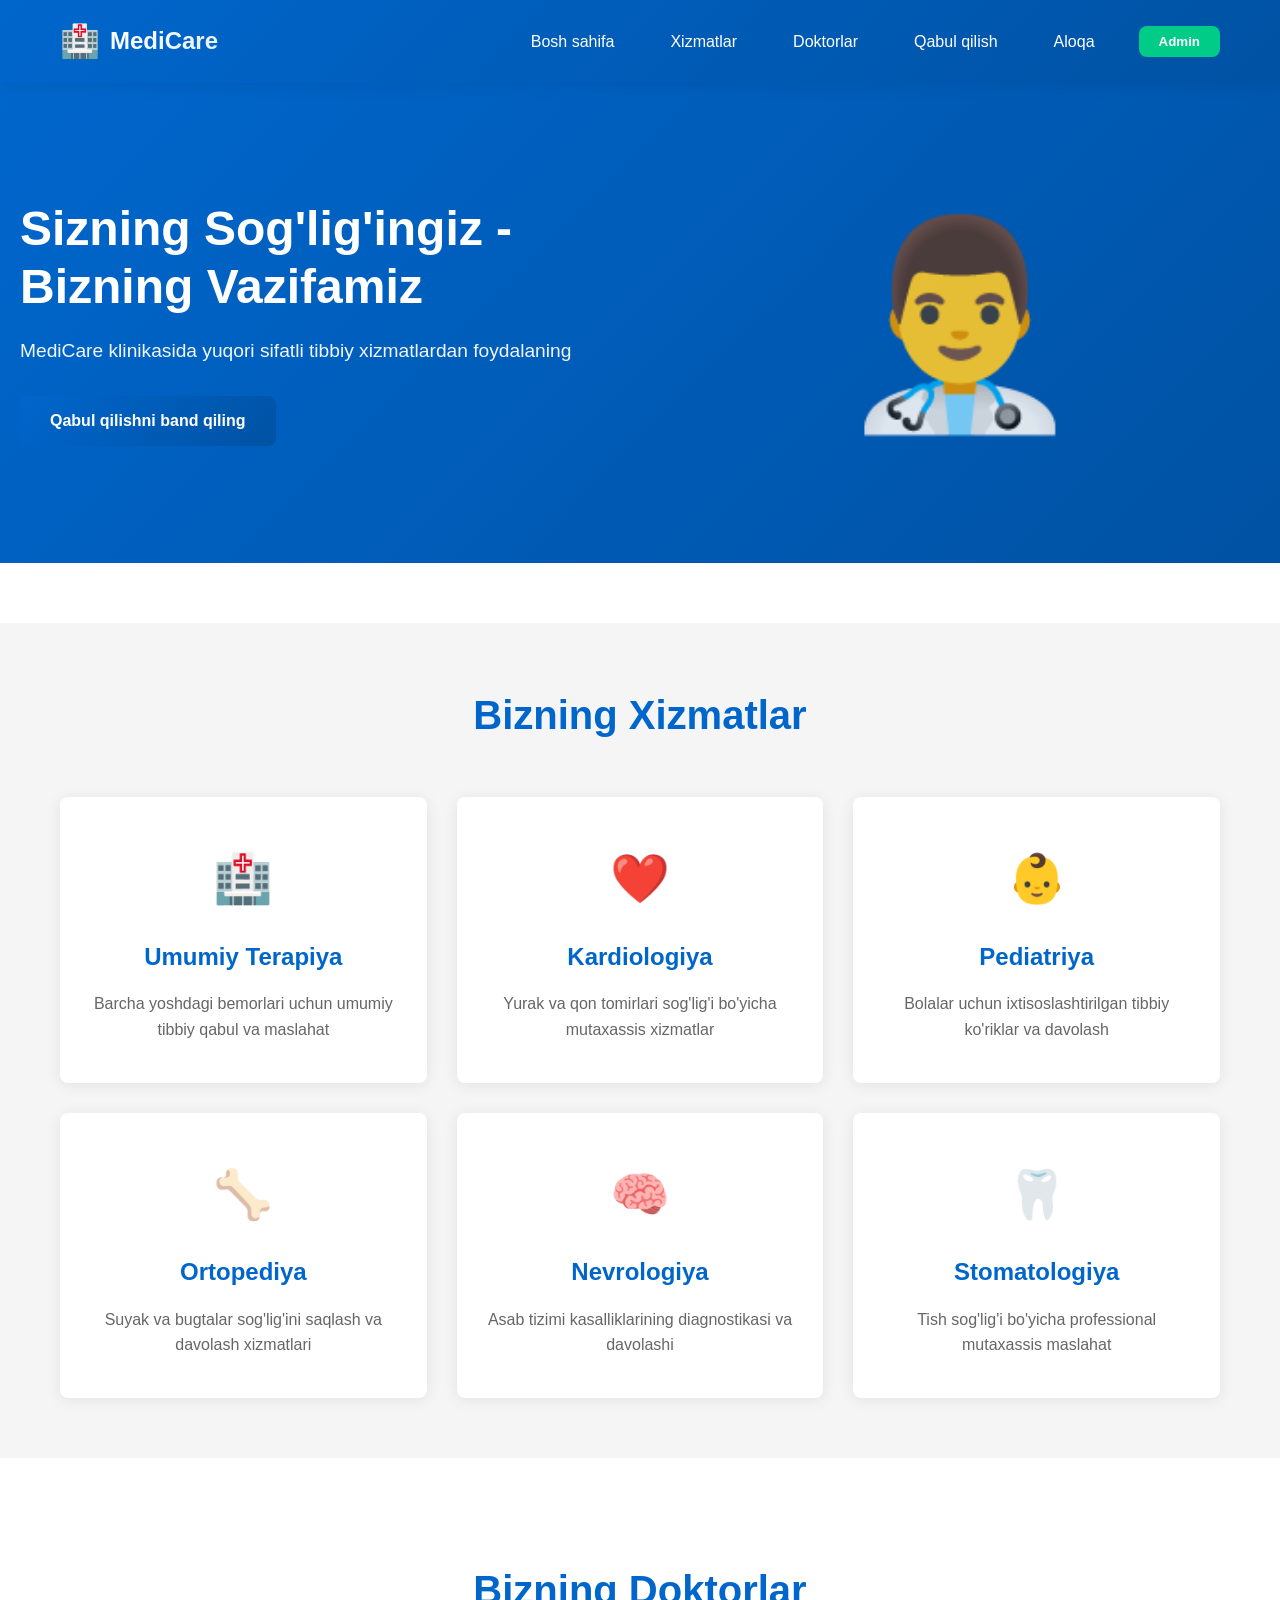
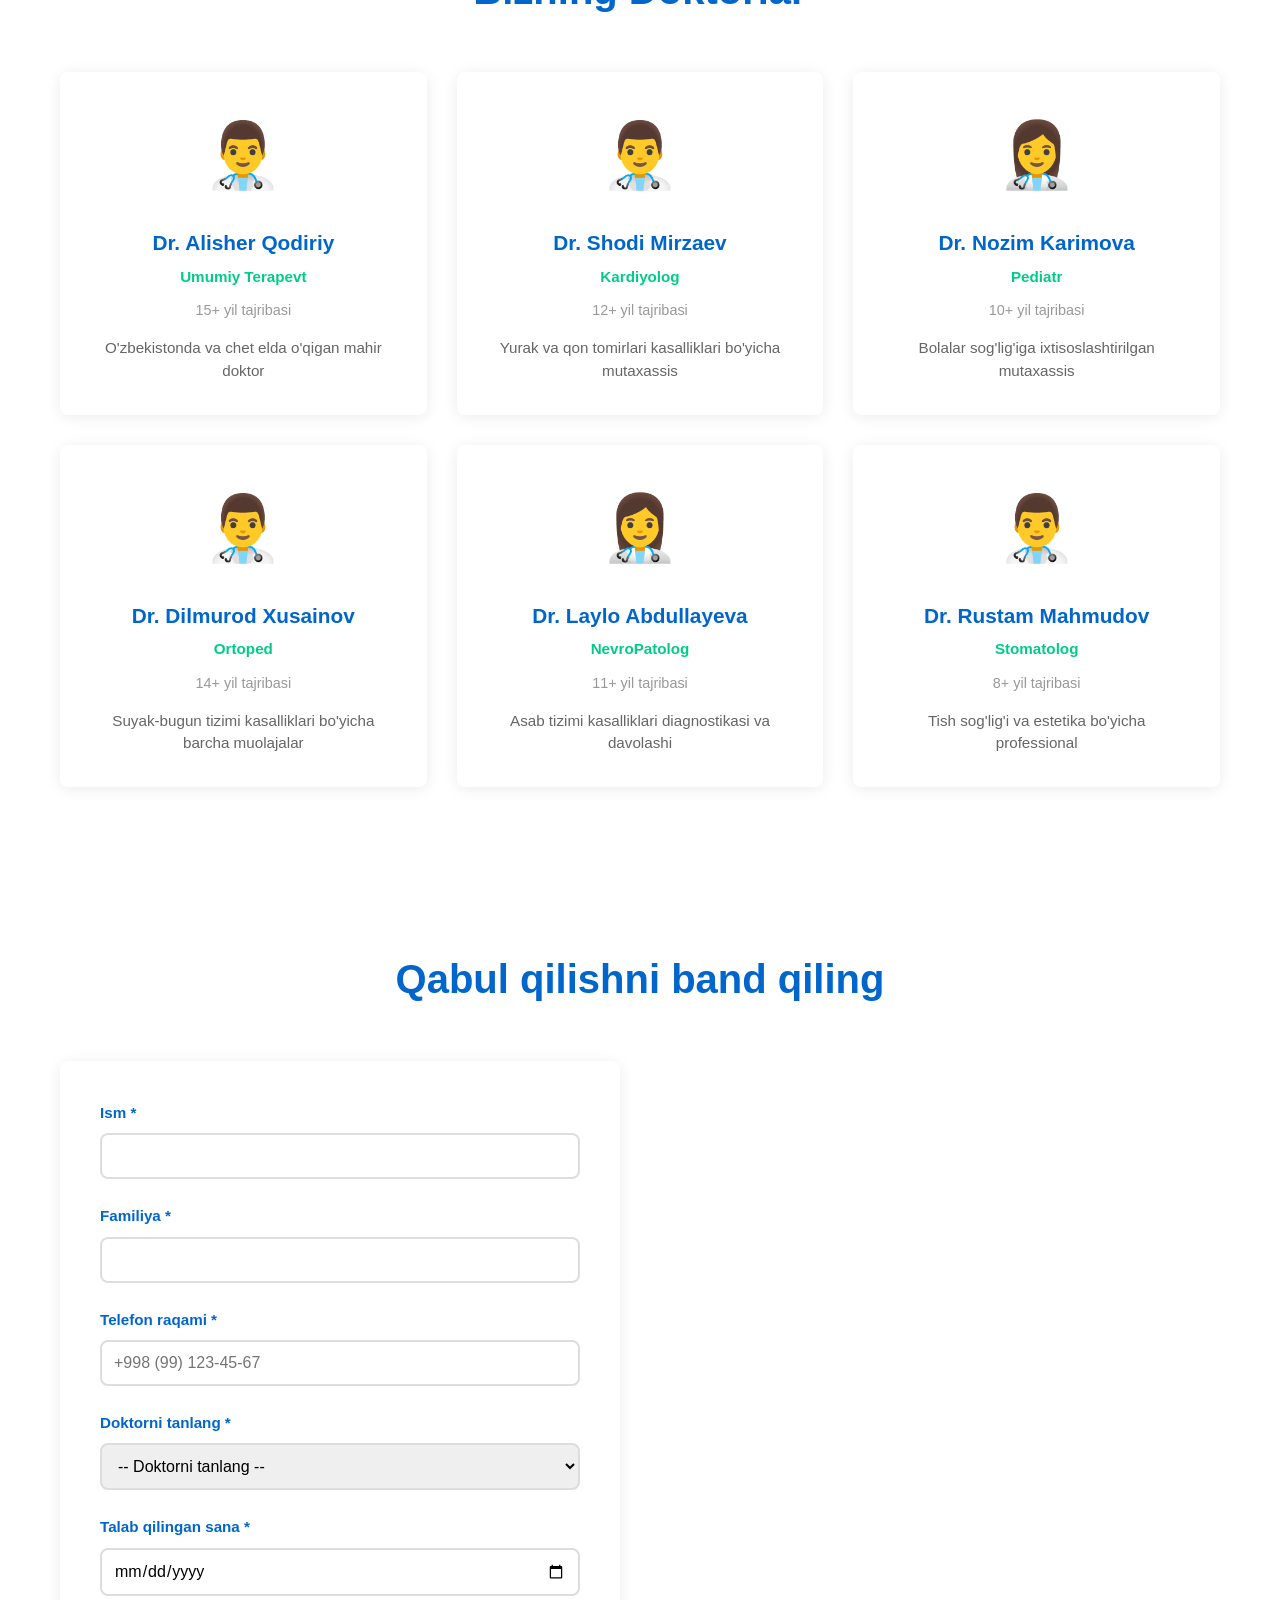
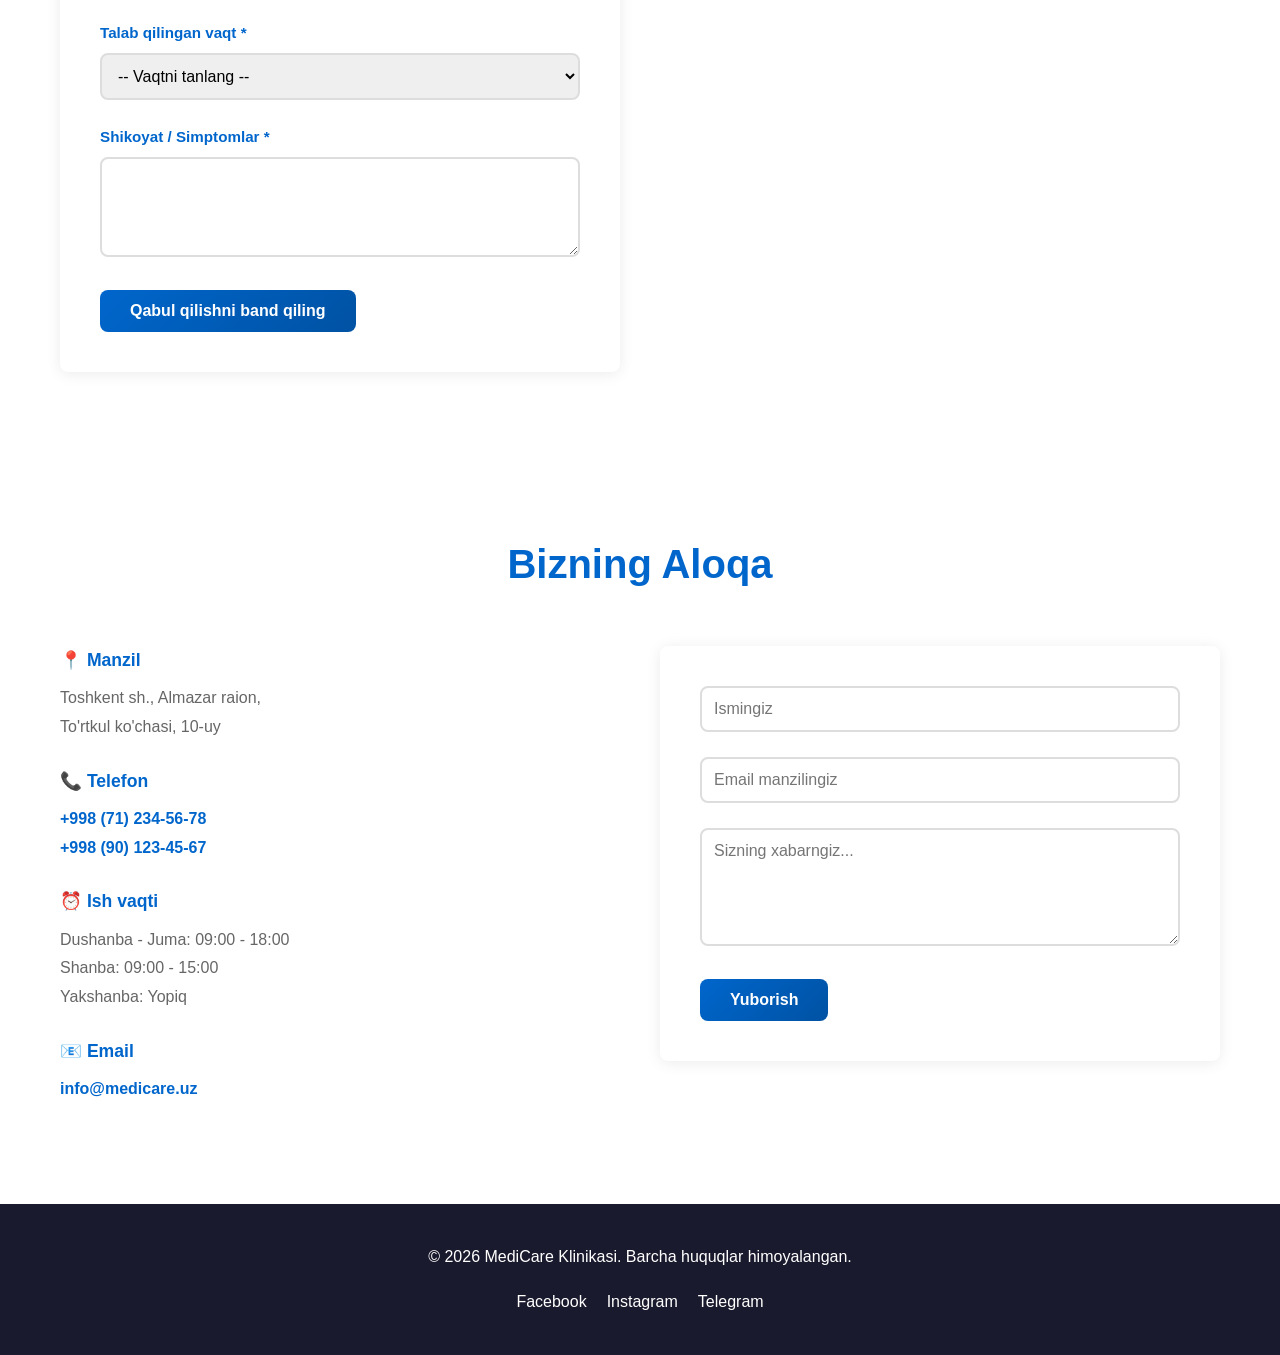
<file: index.html>
<!DOCTYPE html>
<html lang="uz">
<head>
    <meta charset="UTF-8">
    <meta name="viewport" content="width=device-width, initial-scale=1.0">
    <title>MediCare Klinikasi - Sog'lik Xizmatlari</title>
    <link rel="stylesheet" href="styles.css">
</head>
<body>
    <!-- Navbar -->
    <nav class="navbar">
        <div class="navbar-container">
            <div class="logo">
                <span class="logo-icon">🏥</span>
                <span class="logo-text">MediCare</span>
            </div>
            <ul class="nav-links">
                <li><a href="#home" class="nav-link">Bosh sahifa</a></li>
                <li><a href="#services" class="nav-link">Xizmatlar</a></li>
                <li><a href="#doctors" class="nav-link">Doktorlar</a></li>
                <li><a href="#appointment" class="nav-link">Qabul qilish</a></li>
                <li><a href="#contact" class="nav-link">Aloqa</a></li>
                <li><button class="admin-btn" id="adminLoginBtn">Admin</button></li>
            </ul>
            <div class="hamburger" id="hamburger">
                <span></span>
                <span></span>
                <span></span>
            </div>
        </div>
    </nav>

    <!-- Home Section -->
    <section id="home" class="hero-section">
        <div class="hero-content">
            <h1 class="hero-title">Sizning Sog'lig'ingiz - Bizning Vazifamiz</h1>
            <p class="hero-subtitle">MediCare klinikasida yuqori sifatli tibbiy xizmatlardan foydalaning</p>
            <a href="#appointment" class="btn btn-primary">Qabul qilishni band qiling</a>
        </div>
        <div class="hero-image">
            <div class="hero-icon">👨‍⚕️</div>
        </div>
    </section>

    <!-- Services Section -->
    <section id="services" class="services-section">
        <div class="container">
            <h2 class="section-title">Bizning Xizmatlar</h2>
            <div class="services-grid">
                <!-- Service 1 -->
                <div class="service-card">
                    <div class="service-icon">🏥</div>
                    <h3>Umumiy Terapiya</h3>
                    <p>Barcha yoshdagi bemorlari uchun umumiy tibbiy qabul va maslahat</p>
                </div>

                <!-- Service 2 -->
                <div class="service-card">
                    <div class="service-icon">❤️</div>
                    <h3>Kardiologiya</h3>
                    <p>Yurak va qon tomirlari sog'lig'i bo'yicha mutaxassis xizmatlar</p>
                </div>

                <!-- Service 3 -->
                <div class="service-card">
                    <div class="service-icon">👶</div>
                    <h3>Pediatriya</h3>
                    <p>Bolalar uchun ixtisoslashtirilgan tibbiy ko'riklar va davolash</p>
                </div>

                <!-- Service 4 -->
                <div class="service-card">
                    <div class="service-icon">🦴</div>
                    <h3>Ortopediya</h3>
                    <p>Suyak va bugtalar sog'lig'ini saqlash va davolash xizmatlari</p>
                </div>

                <!-- Service 5 -->
                <div class="service-card">
                    <div class="service-icon">🧠</div>
                    <h3>Nevrologiya</h3>
                    <p>Asab tizimi kasalliklarining diagnostikasi va davolashi</p>
                </div>

                <!-- Service 6 -->
                <div class="service-card">
                    <div class="service-icon">🦷</div>
                    <h3>Stomatologiya</h3>
                    <p>Tish sog'lig'i bo'yicha professional mutaxassis maslahat</p>
                </div>
            </div>
        </div>
    </section>

    <!-- Doctors Section -->
    <section id="doctors" class="doctors-section">
        <div class="container">
            <h2 class="section-title">Bizning Doktorlar</h2>
            <div class="doctors-grid">
                <!-- Doctor 1 -->
                <div class="doctor-card">
                    <div class="doctor-avatar">👨‍⚕️</div>
                    <h3>Dr. Alisher Qodiriy</h3>
                    <p class="doctor-specialty">Umumiy Terapevt</p>
                    <p class="doctor-experience">15+ yil tajribasi</p>
                    <p class="doctor-bio">O'zbekistonda va chet elda o'qigan mahir doktor</p>
                </div>

                <!-- Doctor 2 -->
                <div class="doctor-card">
                    <div class="doctor-avatar">👨‍⚕️</div>
                    <h3>Dr. Shodi Mirzaev</h3>
                    <p class="doctor-specialty">Kardiyolog</p>
                    <p class="doctor-experience">12+ yil tajribasi</p>
                    <p class="doctor-bio">Yurak va qon tomirlari kasalliklari bo'yicha mutaxassis</p>
                </div>

                <!-- Doctor 3 -->
                <div class="doctor-card">
                    <div class="doctor-avatar">👩‍⚕️</div>
                    <h3>Dr. Nozim Karimova</h3>
                    <p class="doctor-specialty">Pediatr</p>
                    <p class="doctor-experience">10+ yil tajribasi</p>
                    <p class="doctor-bio">Bolalar sog'lig'iga ixtisoslashtirilgan mutaxassis</p>
                </div>

                <!-- Doctor 4 -->
                <div class="doctor-card">
                    <div class="doctor-avatar">👨‍⚕️</div>
                    <h3>Dr. Dilmurod Xusainov</h3>
                    <p class="doctor-specialty">Ortoped</p>
                    <p class="doctor-experience">14+ yil tajribasi</p>
                    <p class="doctor-bio">Suyak-bugun tizimi kasalliklari bo'yicha barcha muolajalar</p>
                </div>

                <!-- Doctor 5 -->
                <div class="doctor-card">
                    <div class="doctor-avatar">👩‍⚕️</div>
                    <h3>Dr. Laylo Abdullayeva</h3>
                    <p class="doctor-specialty">NevroPatolog</p>
                    <p class="doctor-experience">11+ yil tajribasi</p>
                    <p class="doctor-bio">Asab tizimi kasalliklari diagnostikasi va davolashi</p>
                </div>

                <!-- Doctor 6 -->
                <div class="doctor-card">
                    <div class="doctor-avatar">👨‍⚕️</div>
                    <h3>Dr. Rustam Mahmudov</h3>
                    <p class="doctor-specialty">Stomatolog</p>
                    <p class="doctor-experience">8+ yil tajribasi</p>
                    <p class="doctor-bio">Tish sog'lig'i va estetika bo'yicha professional</p>
                </div>
            </div>
        </div>
    </section>

    <!-- Appointment Section -->
    <section id="appointment" class="appointment-section">
        <div class="container">
            <h2 class="section-title">Qabul qilishni band qiling</h2>
            <div class="appointment-container">
                <form id="appointmentForm" class="appointment-form">
                    <div class="form-group">
                        <label for="firstName">Ism *</label>
                        <input type="text" id="firstName" name="firstName" required>
                    </div>

                    <div class="form-group">
                        <label for="lastName">Familiya *</label>
                        <input type="text" id="lastName" name="lastName" required>
                    </div>

                    <div class="form-group">
                        <label for="phone">Telefon raqami *</label>
                        <input type="tel" id="phone" name="phone" placeholder="+998 (99) 123-45-67" required>
                    </div>

                    <div class="form-group">
                        <label for="doctor">Doktorni tanlang *</label>
                        <select id="doctor" name="doctor" required>
                            <option value="">-- Doktorni tanlang --</option>
                            <option value="Dr. Alisher Qodiriy">Dr. Alisher Qodiriy - Umumiy Terapevt</option>
                            <option value="Dr. Shodi Mirzaev">Dr. Shodi Mirzaev - Kardiyolog</option>
                            <option value="Dr. Nozim Karimova">Dr. Nozim Karimova - Pediatr</option>
                            <option value="Dr. Dilmurod Xusainov">Dr. Dilmurod Xusainov - Ortoped</option>
                            <option value="Dr. Laylo Abdullayeva">Dr. Laylo Abdullayeva - Nevropatolog</option>
                            <option value="Dr. Rustam Mahmudov">Dr. Rustam Mahmudov - Stomatolog</option>
                        </select>
                    </div>

                    <div class="form-group">
                        <label for="appointmentDate">Talab qilingan sana *</label>
                        <input type="date" id="appointmentDate" name="appointmentDate" required>
                    </div>

                    <div class="form-group">
                        <label for="appointmentTime">Talab qilingan vaqt *</label>
                        <select id="appointmentTime" name="appointmentTime" required>
                            <option value="">-- Vaqtni tanlang --</option>
                            <option value="09:00">09:00</option>
                            <option value="10:00">10:00</option>
                            <option value="11:00">11:00</option>
                            <option value="12:00">12:00</option>
                            <option value="14:00">14:00</option>
                            <option value="15:00">15:00</option>
                            <option value="16:00">16:00</option>
                            <option value="17:00">17:00</option>
                        </select>
                    </div>

                    <div class="form-group">
                        <label for="symptoms">Shikoyat / Simptomlar *</label>
                        <textarea id="symptoms" name="symptoms" rows="4" required></textarea>
                    </div>

                    <button type="submit" class="btn btn-primary">Qabul qilishni band qiling</button>
                </form>

                <!-- Queue Number Display -->
                <div id="queueDisplay" class="queue-display" style="display: none;">
                    <div class="queue-card">
                        <h3>✓ Qabul Muvaffaqiyatli Band Qilindi!</h3>
                        <div class="queue-info">
                            <div class="queue-number-large" id="queueNumber"></div>
                            <p id="queueDetails"></p>
                        </div>
                        <button class="btn btn-secondary" onclick="resetForm()">Yangi Qabul</button>
                    </div>
                </div>
            </div>
        </div>
    </section>

    <!-- Contact Section -->
    <section id="contact" class="contact-section">
        <div class="container">
            <h2 class="section-title">Bizning Aloqa</h2>
            <div class="contact-container">
                <div class="contact-info">
                    <div class="contact-item">
                        <h3>📍 Manzil</h3>
                        <p>Toshkent sh., Almazar raion,<br>To'rtkul ko'chasi, 10-uy</p>
                    </div>

                    <div class="contact-item">
                        <h3>📞 Telefon</h3>
                        <p><a href="tel:+998712345678">+998 (71) 234-56-78</a></p>
                        <p><a href="tel:+998901234567">+998 (90) 123-45-67</a></p>
                    </div>

                    <div class="contact-item">
                        <h3>⏰ Ish vaqti</h3>
                        <p>Dushanba - Juma: 09:00 - 18:00<br>Shanba: 09:00 - 15:00<br>Yakshanba: Yopiq</p>
                    </div>

                    <div class="contact-item">
                        <h3>📧 Email</h3>
                        <p><a href="mailto:info@medicare.uz">info@medicare.uz</a></p>
                    </div>
                </div>

                <form id="contactForm" class="contact-form">
                    <div class="form-group">
                        <input type="text" placeholder="Ismingiz" id="contactName" required>
                    </div>
                    <div class="form-group">
                        <input type="email" placeholder="Email manzilingiz" id="contactEmail" required>
                    </div>
                    <div class="form-group">
                        <textarea placeholder="Sizning xabarngiz..." rows="5" id="contactMessage" required></textarea>
                    </div>
                    <button type="submit" class="btn btn-primary">Yuborish</button>
                </form>
            </div>
        </div>
    </section>

    <!-- Footer -->
    <footer class="footer">
        <div class="footer-content">
            <p>&copy; 2026 MediCare Klinikasi. Barcha huquqlar himoyalangan.</p>
            <div class="social-links">
                <a href="#" class="social-link">Facebook</a>
                <a href="#" class="social-link">Instagram</a>
                <a href="#" class="social-link">Telegram</a>
            </div>
        </div>
    </footer>

    <!-- Admin Login Modal -->
    <div id="adminModal" class="modal" style="display: none;">
        <div class="modal-content">
            <button class="modal-close" onclick="closeAdminModal()">&times;</button>
            <h2>Admin Paneliga kirish</h2>
            <form id="adminLoginForm" class="admin-login-form">
                <div class="form-group">
                    <label for="adminUsername">Foydalanuvchi nomi *</label>
                    <input type="text" id="adminUsername" name="adminUsername" required>
                </div>
                <div class="form-group">
                    <label for="adminPassword">Parol *</label>
                    <input type="password" id="adminPassword" name="adminPassword" required>
                </div>
                <button type="submit" class="btn btn-primary">Kirish</button>
                <p id="loginError" class="error-message" style="display: none;"></p>
            </form>
        </div>
    </div>

    <!-- Admin Panel (Hidden) -->
    <div id="adminPanel" class="admin-panel" style="display: none;">
        <nav class="admin-navbar">
            <div class="admin-nav-content">
                <h2>Admin Panel</h2>
                <button id="logoutBtn" class="btn btn-danger">Chiqish</button>
            </div>
        </nav>

        <div class="admin-container">
            <div class="admin-tabs">
                <button class="admin-tab-btn active" data-tab="appointments">Barcha Qabullar</button>
                <button class="admin-tab-btn" data-tab="statistics">Statistika</button>
            </div>

            <!-- Appointments Tab -->
            <div id="appointments-tab" class="admin-tab-content active">
                <h3>Barcha Qabullar</h3>
                <div class="table-container">
                    <table class="admin-table">
                        <thead>
                            <tr>
                                <th>Navbat Raqami</th>
                                <th>Ism</th>
                                <th>Familiya</th>
                                <th>Telefon</th>
                                <th>Doktor</th>
                                <th>Sana</th>
                                <th>Vaqt</th>
                                <th>Simptomlar</th>
                                <th>Amallar</th>
                            </tr>
                        </thead>
                        <tbody id="appointmentsTable">
                            <!-- Appointments will be loaded here -->
                        </tbody>
                    </table>
                </div>
            </div>

            <!-- Statistics Tab -->
            <div id="statistics-tab" class="admin-tab-content">
                <h3>Statistika</h3>
                <div class="stats-grid">
                    <div class="stat-card">
                        <h4>Jami Qabullar</h4>
                        <div class="stat-number" id="totalAppointments">0</div>
                    </div>
                    <div class="stat-card">
                        <h4>Bugun Qabullar</h4>
                        <div class="stat-number" id="todayAppointments">0</div>
                    </div>
                    <div class="stat-card">
                        <h4>Eng Populyar Doktor</h4>
                        <div class="stat-text" id="popularDoctor">-</div>
                    </div>
                    <div class="stat-card">
                        <h4>Ushbu Hafta</h4>
                        <div class="stat-number" id="weekAppointments">0</div>
                    </div>
                </div>

                <!-- Doctor Statistics -->
                <div class="doctor-stats">
                    <h4>Doktor bo'yicha Qabullar</h4>
                    <div id="doctorStats"></div>
                </div>
            </div>
        </div>
    </div>

    <!-- Scripts -->
    <script src="script.js"></script>
</body>
</html>
</file>
<file: styles.css>
/* ==================== CSS VARIABLES ==================== */
:root {
    --primary-color: #0066cc;
    --secondary-color: #00cc88;
    --danger-color: #ff4444;
    --dark-color: #1a1a2e;
    --light-color: #f5f5f5;
    --text-color: #333;
    --border-color: #ddd;
    --box-shadow: 0 2px 15px rgba(0, 0, 0, 0.08);
    --transition: all 0.3s ease;
    --border-radius: 8px;
}

/* ==================== RESET & BASE STYLES ==================== */
* {
    margin: 0;
    padding: 0;
    box-sizing: border-box;
}

html {
    scroll-behavior: smooth;
}

body {
    font-family: 'Segoe UI', Tahoma, Geneva, Verdana, sans-serif;
    color: var(--text-color);
    background-color: #ffffff;
    line-height: 1.6;
}

.container {
    max-width: 1200px;
    margin: 0 auto;
    padding: 0 20px;
}

/* ==================== NAVBAR ==================== */
.navbar {
    background: linear-gradient(135deg, var(--primary-color), #0052a3);
    color: white;
    padding: 1rem 0;
    position: sticky;
    top: 0;
    z-index: 100;
    box-shadow: var(--box-shadow);
}

.navbar-container {
    max-width: 1200px;
    margin: 0 auto;
    padding: 0 20px;
    display: flex;
    justify-content: space-between;
    align-items: center;
}

.logo {
    display: flex;
    align-items: center;
    gap: 10px;
    font-size: 1.5rem;
    font-weight: bold;
}

.logo-icon {
    font-size: 2rem;
}

.logo-text {
    background: linear-gradient(135deg, #fff, #e0f0ff);
    -webkit-background-clip: text;
    -webkit-text-fill-color: transparent;
    font-weight: 700;
}

.nav-links {
    display: flex;
    list-style: none;
    gap: 2rem;
    align-items: center;
}

.nav-link {
    color: white;
    text-decoration: none;
    font-weight: 500;
    transition: var(--transition);
    padding: 8px 12px;
    border-radius: var(--border-radius);
}

.nav-link:hover {
    background: rgba(255, 255, 255, 0.2);
    transform: translateY(-2px);
}

.admin-btn {
    background: var(--secondary-color);
    color: white;
    border: none;
    padding: 8px 20px;
    border-radius: var(--border-radius);
    font-weight: 600;
    cursor: pointer;
    transition: var(--transition);
}

.admin-btn:hover {
    background: #00aa77;
    transform: translateY(-2px);
    box-shadow: 0 4px 12px rgba(0, 204, 136, 0.3);
}

.hamburger {
    display: none;
    flex-direction: column;
    cursor: pointer;
}

.hamburger span {
    width: 25px;
    height: 3px;
    background: white;
    margin: 5px 0;
    border-radius: 2px;
    transition: var(--transition);
}

/* ==================== HERO SECTION ==================== */
.hero-section {
    background: linear-gradient(135deg, var(--primary-color), #0052a3);
    color: white;
    padding: 80px 20px;
    display: grid;
    grid-template-columns: 1fr 1fr;
    align-items: center;
    gap: 40px;
    margin-bottom: 60px;
}

.hero-content {
    animation: fadeInLeft 0.8s ease;
}

.hero-title {
    font-size: 3rem;
    margin-bottom: 20px;
    font-weight: 700;
    line-height: 1.2;
}

.hero-subtitle {
    font-size: 1.2rem;
    margin-bottom: 30px;
    opacity: 0.95;
    line-height: 1.6;
}

.hero-image {
    display: flex;
    justify-content: center;
    align-items: center;
    animation: fadeInRight 0.8s ease;
}

.hero-icon {
    font-size: 200px;
    opacity: 0.9;
    animation: float 3s ease-in-out infinite;
}

@keyframes fadeInLeft {
    from {
        opacity: 0;
        transform: translateX(-50px);
    }
    to {
        opacity: 1;
        transform: translateX(0);
    }
}

@keyframes fadeInRight {
    from {
        opacity: 0;
        transform: translateX(50px);
    }
    to {
        opacity: 1;
        transform: translateX(0);
    }
}

@keyframes float {
    0%, 100% {
        transform: translateY(0px);
    }
    50% {
        transform: translateY(-20px);
    }
}

/* ==================== SECTIONS ==================== */
.services-section,
.doctors-section,
.appointment-section,
.contact-section {
    padding: 60px 20px;
    margin-bottom: 40px;
}

.services-section {
    background: var(--light-color);
}

.section-title {
    text-align: center;
    font-size: 2.5rem;
    color: var(--primary-color);
    margin-bottom: 50px;
    font-weight: 700;
}

/* ==================== SERVICES SECTION ==================== */
.services-grid {
    display: grid;
    grid-template-columns: repeat(auto-fit, minmax(300px, 1fr));
    gap: 30px;
}

.service-card {
    background: white;
    padding: 40px 30px;
    border-radius: var(--border-radius);
    box-shadow: var(--box-shadow);
    text-align: center;
    transition: var(--transition);
    border-top: 4px solid transparent;
}

.service-card:hover {
    transform: translateY(-10px);
    box-shadow: 0 8px 25px rgba(0, 102, 204, 0.15);
    border-top-color: var(--primary-color);
}

.service-icon {
    font-size: 3rem;
    margin-bottom: 20px;
}

.service-card h3 {
    font-size: 1.5rem;
    color: var(--primary-color);
    margin-bottom: 15px;
}

.service-card p {
    color: #666;
    line-height: 1.6;
}

/* ==================== DOCTORS SECTION ==================== */
.doctors-grid {
    display: grid;
    grid-template-columns: repeat(auto-fit, minmax(280px, 1fr));
    gap: 30px;
}

.doctor-card {
    background: white;
    padding: 30px;
    border-radius: var(--border-radius);
    box-shadow: var(--box-shadow);
    text-align: center;
    transition: var(--transition);
    border: 2px solid transparent;
}

.doctor-card:hover {
    transform: translateY(-8px);
    border-color: var(--primary-color);
    box-shadow: 0 8px 25px rgba(0, 102, 204, 0.2);
}

.doctor-avatar {
    font-size: 4rem;
    margin-bottom: 20px;
}

.doctor-card h3 {
    font-size: 1.3rem;
    color: var(--primary-color);
    margin-bottom: 5px;
}

.doctor-specialty {
    color: var(--secondary-color);
    font-weight: 600;
    margin-bottom: 10px;
    font-size: 0.95rem;
}

.doctor-experience {
    color: #999;
    font-size: 0.9rem;
    margin-bottom: 15px;
}

.doctor-bio {
    color: #666;
    font-size: 0.95rem;
    line-height: 1.5;
}

/* ==================== APPOINTMENT SECTION ==================== */
.appointment-container {
    display: grid;
    grid-template-columns: 1fr 1fr;
    gap: 40px;
    align-items: start;
}

.appointment-form {
    background: white;
    padding: 40px;
    border-radius: var(--border-radius);
    box-shadow: var(--box-shadow);
}

.form-group {
    margin-bottom: 25px;
}

.form-group label {
    display: block;
    margin-bottom: 8px;
    font-weight: 600;
    color: var(--primary-color);
    font-size: 0.95rem;
}

.form-group input,
.form-group select,
.form-group textarea {
    width: 100%;
    padding: 12px;
    border: 2px solid var(--border-color);
    border-radius: var(--border-radius);
    font-family: inherit;
    font-size: 1rem;
    transition: var(--transition);
}

.form-group input:focus,
.form-group select:focus,
.form-group textarea:focus {
    outline: none;
    border-color: var(--primary-color);
    box-shadow: 0 0 0 3px rgba(0, 102, 204, 0.1);
}

.queue-display {
    animation: slideIn 0.5s ease;
}

.queue-card {
    background: linear-gradient(135deg, var(--secondary-color), #00aa77);
    color: white;
    padding: 40px;
    border-radius: var(--border-radius);
    text-align: center;
    box-shadow: 0 8px 25px rgba(0, 204, 136, 0.3);
}

.queue-card h3 {
    font-size: 1.5rem;
    margin-bottom: 30px;
}

.queue-number-large {
    font-size: 4rem;
    font-weight: 700;
    margin-bottom: 20px;
    animation: pulse 2s ease-in-out infinite;
}

@keyframes pulse {
    0%, 100% {
        transform: scale(1);
    }
    50% {
        transform: scale(1.1);
    }
}

.queue-info {
    margin-bottom: 30px;
}

.queue-details {
    font-size: 1rem;
    opacity: 0.9;
    margin-bottom: 20px;
}

/* ==================== BUTTONS ==================== */
.btn {
    display: inline-block;
    padding: 12px 30px;
    border: none;
    border-radius: var(--border-radius);
    font-weight: 600;
    cursor: pointer;
    transition: var(--transition);
    font-size: 1rem;
    text-decoration: none;
    text-align: center;
}

.btn-primary {
    background: linear-gradient(135deg, var(--primary-color), #0052a3);
    color: white;
}

.btn-primary:hover {
    transform: translateY(-2px);
    box-shadow: 0 6px 20px rgba(0, 102, 204, 0.3);
}

.btn-secondary {
    background: var(--secondary-color);
    color: white;
}

.btn-secondary:hover {
    background: #00aa77;
    transform: translateY(-2px);
}

.btn-danger {
    background: var(--danger-color);
    color: white;
    padding: 8px 16px;
    font-size: 0.9rem;
}

.btn-danger:hover {
    background: #dd3333;
}

/* ==================== CONTACT SECTION ==================== */
.contact-container {
    display: grid;
    grid-template-columns: 1fr 1fr;
    gap: 40px;
    align-items: start;
}

.contact-info {
    display: grid;
    gap: 25px;
}

.contact-item h3 {
    color: var(--primary-color);
    margin-bottom: 10px;
    font-size: 1.1rem;
}

.contact-item p {
    color: #666;
    line-height: 1.8;
}

.contact-item a {
    color: var(--primary-color);
    text-decoration: none;
    font-weight: 600;
    transition: var(--transition);
}

.contact-item a:hover {
    color: var(--secondary-color);
}

.contact-form {
    background: white;
    padding: 40px;
    border-radius: var(--border-radius);
    box-shadow: var(--box-shadow);
}

/* ==================== MODAL ==================== */
.modal {
    position: fixed;
    top: 0;
    left: 0;
    width: 100%;
    height: 100%;
    background: rgba(0, 0, 0, 0.7);
    display: flex;
    justify-content: center;
    align-items: center;
    z-index: 1000;
    animation: fadeIn 0.3s ease;
}

.modal-content {
    background: white;
    padding: 40px;
    border-radius: var(--border-radius);
    max-width: 400px;
    width: 90%;
    box-shadow: 0 10px 40px rgba(0, 0, 0, 0.3);
    position: relative;
    animation: slideUp 0.3s ease;
}

.modal-close {
    position: absolute;
    top: 15px;
    right: 15px;
    background: none;
    border: none;
    font-size: 28px;
    cursor: pointer;
    color: #999;
    transition: var(--transition);
}

.modal-close:hover {
    color: var(--danger-color);
}

.modal-content h2 {
    color: var(--primary-color);
    margin-bottom: 25px;
    text-align: center;
}

.admin-login-form {
    display: grid;
    gap: 20px;
}

.error-message {
    color: var(--danger-color);
    font-size: 0.9rem;
    margin-top: 10px;
}

@keyframes slideUp {
    from {
        transform: translateY(50px);
        opacity: 0;
    }
    to {
        transform: translateY(0);
        opacity: 1;
    }
}

@keyframes fadeIn {
    from {
        opacity: 0;
    }
    to {
        opacity: 1;
    }
}

@keyframes slideIn {
    from {
        opacity: 0;
        transform: translateX(50px);
    }
    to {
        opacity: 1;
        transform: translateX(0);
    }
}

/* ==================== ADMIN PANEL ==================== */
.admin-panel {
    position: fixed;
    top: 0;
    left: 0;
    width: 100%;
    height: 100%;
    background: var(--light-color);
    z-index: 999;
    overflow-y: auto;
    animation: slideIn 0.3s ease;
}

.admin-navbar {
    background: linear-gradient(135deg, var(--primary-color), #0052a3);
    color: white;
    padding: 20px;
    box-shadow: var(--box-shadow);
}

.admin-nav-content {
    max-width: 1200px;
    margin: 0 auto;
    display: flex;
    justify-content: space-between;
    align-items: center;
    padding: 0 20px;
}

.admin-nav-content h2 {
    margin: 0;
}

.admin-container {
    max-width: 1200px;
    margin: 30px auto;
    padding: 0 20px;
}

.admin-tabs {
    display: flex;
    gap: 10px;
    margin-bottom: 30px;
    border-bottom: 2px solid var(--border-color);
}

.admin-tab-btn {
    background: none;
    border: none;
    padding: 15px 20px;
    cursor: pointer;
    color: #999;
    font-weight: 600;
    border-bottom: 3px solid transparent;
    transition: var(--transition);
}

.admin-tab-btn.active {
    color: var(--primary-color);
    border-bottom-color: var(--primary-color);
}

.admin-tab-btn:hover {
    color: var(--primary-color);
}

.admin-tab-content {
    display: none;
    animation: fadeIn 0.3s ease;
}

.admin-tab-content.active {
    display: block;
}

.admin-tab-content h3 {
    color: var(--primary-color);
    margin-bottom: 20px;
    font-size: 1.5rem;
}

/* ==================== TABLES ==================== */
.table-container {
    background: white;
    border-radius: var(--border-radius);
    box-shadow: var(--box-shadow);
    overflow-x: auto;
}

.admin-table {
    width: 100%;
    border-collapse: collapse;
}

.admin-table thead {
    background: var(--primary-color);
    color: white;
}

.admin-table th {
    padding: 15px;
    text-align: left;
    font-weight: 600;
}

.admin-table td {
    padding: 15px;
    border-bottom: 1px solid var(--border-color);
}

.admin-table tbody tr:hover {
    background: var(--light-color);
}

.delete-btn {
    background: var(--danger-color);
    color: white;
    border: none;
    padding: 6px 12px;
    border-radius: 4px;
    cursor: pointer;
    font-size: 0.85rem;
    transition: var(--transition);
}

.delete-btn:hover {
    background: #dd3333;
}

/* ==================== STATISTICS ==================== */
.stats-grid {
    display: grid;
    grid-template-columns: repeat(auto-fit, minmax(250px, 1fr));
    gap: 20px;
    margin-bottom: 40px;
}

.stat-card {
    background: white;
    padding: 25px;
    border-radius: var(--border-radius);
    box-shadow: var(--box-shadow);
    border-left: 4px solid var(--primary-color);
}

.stat-card h4 {
    color: #999;
    font-size: 0.9rem;
    margin-bottom: 10px;
    text-transform: uppercase;
    font-weight: 600;
}

.stat-number {
    font-size: 2.5rem;
    font-weight: 700;
    color: var(--primary-color);
}

.stat-text {
    font-size: 1.2rem;
    color: var(--primary-color);
    font-weight: 600;
}

.doctor-stats {
    background: white;
    padding: 25px;
    border-radius: var(--border-radius);
    box-shadow: var(--box-shadow);
}

.doctor-stats h4 {
    color: var(--primary-color);
    margin-bottom: 20px;
    font-size: 1.1rem;
}

.doctor-stat-item {
    display: flex;
    justify-content: space-between;
    padding: 12px 0;
    border-bottom: 1px solid var(--border-color);
}

.doctor-stat-item:last-child {
    border-bottom: none;
}

.doctor-stat-bar {
    display: flex;
    align-items: center;
    flex: 1;
    margin-left: 20px;
}

.doctor-stat-fill {
    height: 8px;
    background: linear-gradient(90deg, var(--primary-color), var(--secondary-color));
    border-radius: 4px;
}

/* ==================== FOOTER ==================== */
.footer {
    background: var(--dark-color);
    color: white;
    padding: 40px 20px;
    text-align: center;
}

.footer-content {
    max-width: 1200px;
    margin: 0 auto;
}

.footer-content p {
    margin-bottom: 20px;
}

.social-links {
    display: flex;
    justify-content: center;
    gap: 20px;
}

.social-link {
    color: white;
    text-decoration: none;
    transition: var(--transition);
}

.social-link:hover {
    color: var(--secondary-color);
}

/* ==================== RESPONSIVE DESIGN ==================== */
@media (max-width: 768px) {
    .hero-section {
        grid-template-columns: 1fr;
        padding: 40px 20px;
    }

    .hero-title {
        font-size: 2rem;
    }

    .hero-icon {
        font-size: 120px;
    }

    .hamburger {
        display: flex;
    }

    .nav-links {
        display: none;
        position: absolute;
        top: 60px;
        left: 0;
        width: 100%;
        flex-direction: column;
        background: linear-gradient(135deg, var(--primary-color), #0052a3);
        padding: 20px;
        gap: 1rem;
    }

    .nav-links.active {
        display: flex;
    }

    .section-title {
        font-size: 2rem;
    }

    .appointment-container {
        grid-template-columns: 1fr;
    }

    .contact-container {
        grid-template-columns: 1fr;
    }

    .services-grid,
    .doctors-grid {
        grid-template-columns: 1fr;
    }

    .admin-table {
        font-size: 0.85rem;
    }

    .admin-table th,
    .admin-table td {
        padding: 10px;
    }

    .stats-grid {
        grid-template-columns: repeat(2, 1fr);
    }
}

@media (max-width: 480px) {
    .logo-text {
        display: none;
    }

    .hero-title {
        font-size: 1.5rem;
    }

    .hero-icon {
        font-size: 80px;
    }

    .hero-subtitle {
        font-size: 1rem;
    }

    .nav-links {
        gap: 0;
    }

    .nav-link {
        padding: 12px;
    }

    .service-card,
    .doctor-card {
        padding: 20px;
    }

    .appointment-form,
    .contact-form,
    .modal-content {
        padding: 20px;
    }

    .form-group input,
    .form-group select,
    .form-group textarea {
        padding: 10px;
    }

    .btn {
        padding: 10px 20px;
        font-size: 0.9rem;
    }

    .stats-grid {
        grid-template-columns: 1fr;
    }

    .admin-nav-content {
        flex-direction: column;
        gap: 15px;
    }

    .admin-table {
        font-size: 0.75rem;
    }

    .admin-table th,
    .admin-table td {
        padding: 8px 5px;
    }

    .section-title {
        font-size: 1.5rem;
        margin-bottom: 30px;
    }
}
</file>
